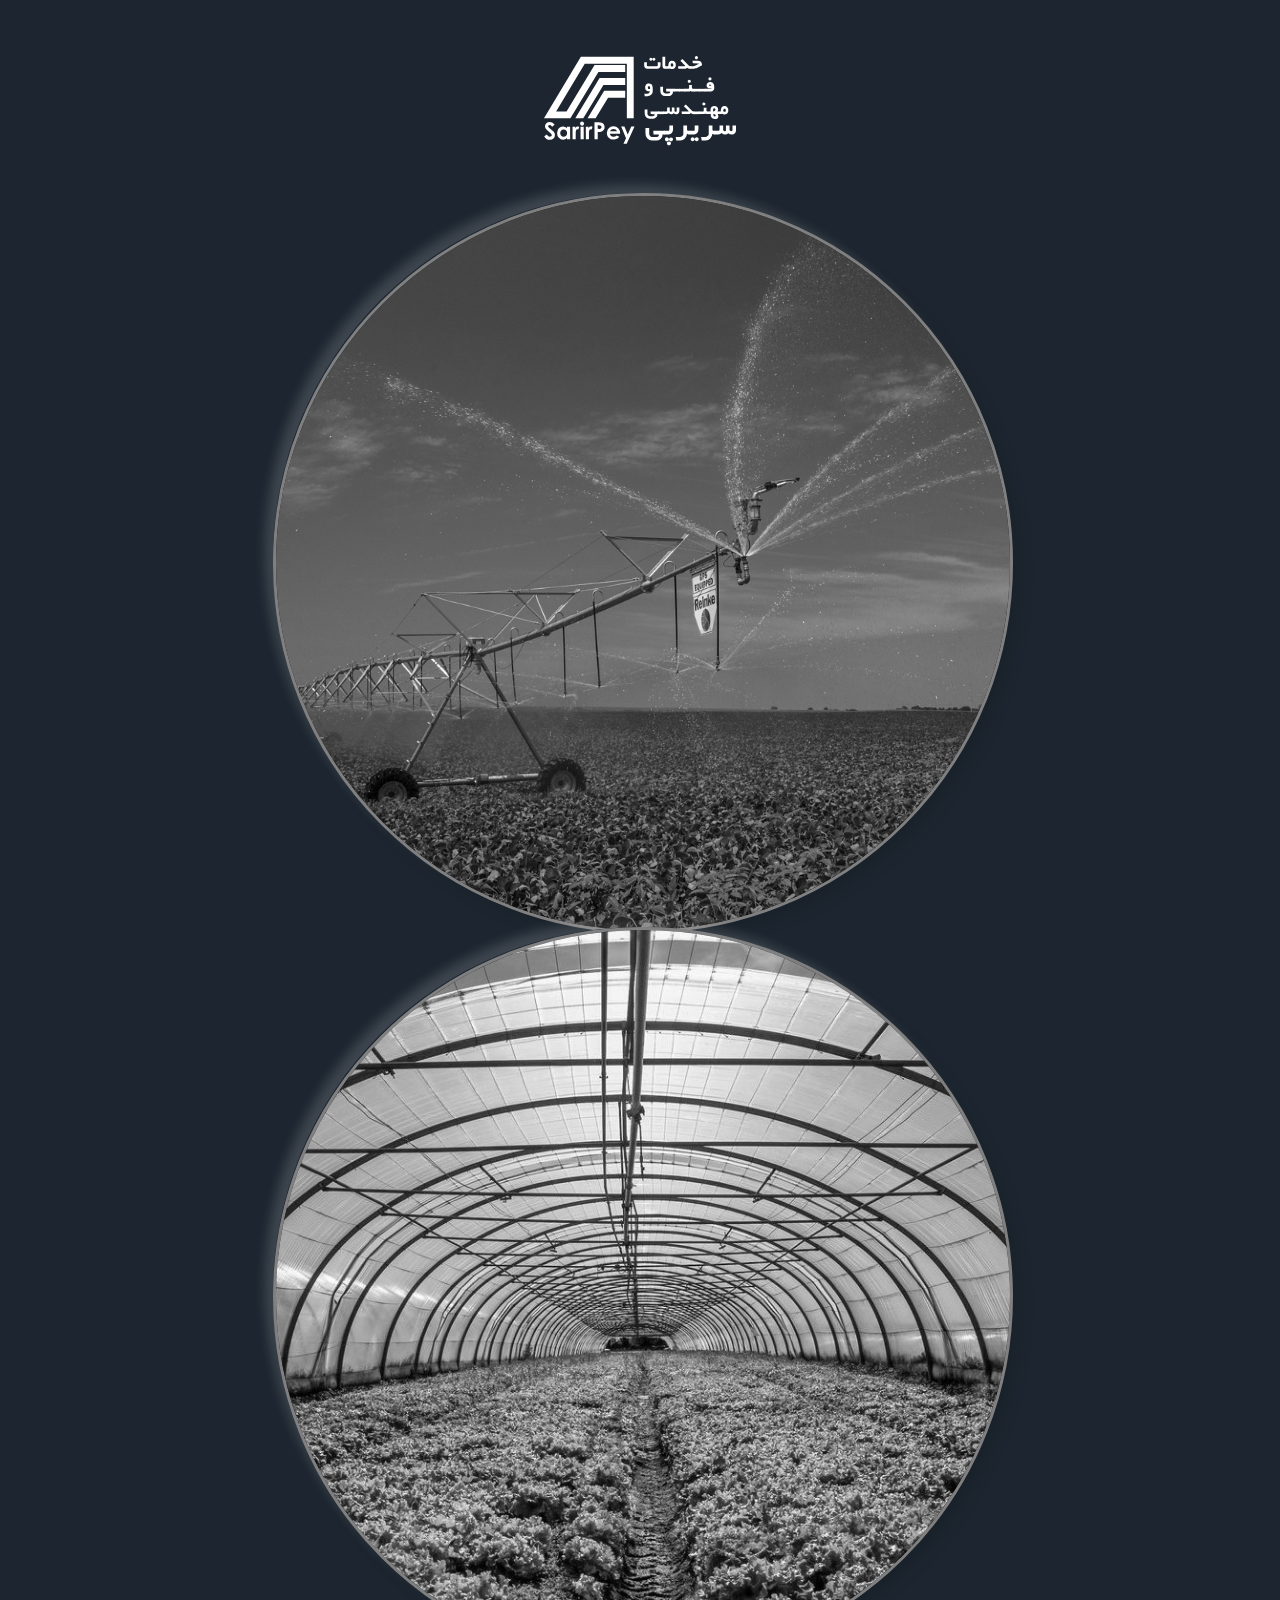
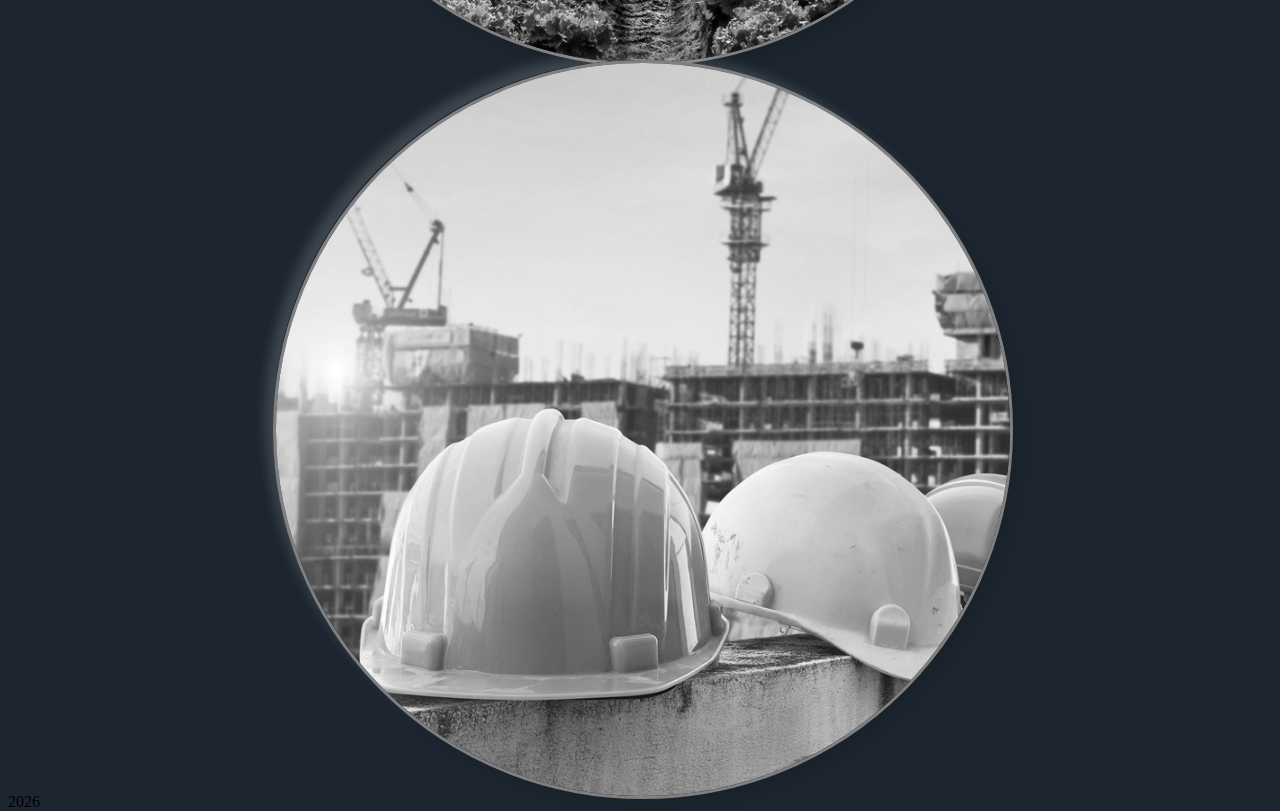
<file: index.html>
<!DOCTYPE html>
<html lang="en">

<head>
    <meta charset="UTF-8">
    <meta name="viewport" content="width=device-width, initial-scale=1.0">
    <link rel="stylesheet" href="https://stackpath.bootstrapcdn.com/bootstrap/5.0.0-alpha1/css/bootstrap.min.css"
        integrity="sha384-r4NyP46KrjDleawBgD5tp8Y7UzmLA05oM1iAEQ17CSuDqnUK2+k9luXQOfXJCJ4I" crossorigin="anonymous">
    <link rel="stylesheet" href="https://cdnjs.cloudflare.com/ajax/libs/font-awesome/4.7.0/css/font-awesome.css"
        integrity="sha512-5A8nwdMOWrSz20fDsjczgUidUBR8liPYU+WymTZP1lmY9G6Oc7HlZv156XqnsgNUzTyMefFTcsFH/tnJE/+xBg=="
        crossorigin="anonymous" />
    <link rel="stylesheet" type="text/css" href="css/style.css">
    <link href='https://cdn.fontcdn.ir/Font/Persian/Sahel/Sahel.css' rel='stylesheet' type='text/css'>
    <link href='https://cdn.fontcdn.ir/Font/Persian/Yekan/Yekan.css' rel='stylesheet' type='text/css'>
    <title>Document</title>
</head>

<body>
    <div class="container h-100">
        <div class="row">
            <header>
                <div class="startpage col-sm">
                    <svg xmlns="http://www.w3.org/2000/svg" width="8.74cm" height="4.06cm" viewBox="0 0 247.81 115.18">
                        <path
                            d="M156.29,128.38c0,.28.06.59.1.92a10.15,10.15,0,0,1-.1,1.31q0,1.5-2.38,3.66a8.25,8.25,0,0,1-5.52,2.09h-5.17a8.65,8.65,0,0,1-6.64-2.87,11.06,11.06,0,0,1-2.17-6.86v-6.44h4.81v7.53a3.75,3.75,0,0,0,1.46,3.1,5,5,0,0,0,3.26,1.09h4.33a3.81,3.81,0,0,0,2.39-.86,2.3,2.3,0,0,0,1.07-2l-.25-.37c-.74-.1-1.66-.17-2.76-.22s-2.39-.07-3.85-.07l-.39-4.54h14.78v4.54Z"
                            transform="translate(-3.46 -27.35)" fill="#65c8d0" />
                        <path
                            d="M170,122.54a6.44,6.44,0,0,1-1.6,4.09,5.31,5.31,0,0,1-4,1.75h-6v-4.54h4.09a8.7,8.7,0,0,0,1.52-.1,1.91,1.91,0,0,0,.85-.32.87.87,0,0,0,.35-.66c0-.29.05-.72.05-1.28q0-.14,0-.66c0-.34,0-.72,0-1.14s0-.88,0-1.36,0-.91,0-1.29H170Zm-5.32,12.17a2.4,2.4,0,0,1-.76,1.79,2.53,2.53,0,0,1-1.84.74,2.45,2.45,0,0,1-1.82-.74,2.48,2.48,0,0,1-.72-1.79,2.48,2.48,0,0,1,2.54-2.48,2.7,2.7,0,0,1,1,.2,2.74,2.74,0,0,1,.83.53,2.31,2.31,0,0,1,.54.8A2.38,2.38,0,0,1,164.71,134.71Zm2.63,5.29a2.44,2.44,0,0,1-.76,1.78,2.56,2.56,0,0,1-1.86.75,2.47,2.47,0,0,1-1.82-.75,2.43,2.43,0,0,1-.75-1.78,2.39,2.39,0,0,1,.75-1.77,2.52,2.52,0,0,1,1.82-.72,2.61,2.61,0,0,1,1.86.72A2.4,2.4,0,0,1,167.34,140Zm2.64-5.24a2.45,2.45,0,0,1-.75,1.79,2.52,2.52,0,0,1-1.85.75,2.41,2.41,0,0,1-1.81-.75,2.5,2.5,0,0,1-.72-1.79,2.41,2.41,0,0,1,.72-1.77,2.47,2.47,0,0,1,1.81-.72,2.57,2.57,0,0,1,1.85.72A2.36,2.36,0,0,1,170,134.76Z"
                            transform="translate(-3.46 -27.35)" fill="#65c8d0" />
                        <path
                            d="M190.48,128.38a4.36,4.36,0,0,1-2.39-.66,10,10,0,0,1-2.77,6.05,8.27,8.27,0,0,1-6.22,2.59h-4.87l-.82-4.45h5.51a4.19,4.19,0,0,0,2.92-1.3,3.31,3.31,0,0,0,1.49-2.8V117h4.76v5.29c0,1,1.23,1.52,3.69,1.52v4.54Z"
                            transform="translate(-3.46 -27.35)" fill="#65c8d0" />
                        <path
                            d="M202.76,122.54a6.44,6.44,0,0,1-1.6,4.09,5.31,5.31,0,0,1-4,1.75h-6v-4.54h4.09a8.7,8.7,0,0,0,1.52-.1,1.91,1.91,0,0,0,.85-.32.87.87,0,0,0,.35-.66c0-.29,0-.72,0-1.28q0-.14,0-.66c0-.34,0-.72,0-1.14s0-.88,0-1.36,0-.91,0-1.29h4.85Zm-4.92,12.11a2.57,2.57,0,0,1-.19,1,2.44,2.44,0,0,1-.55.79,2.59,2.59,0,0,1-.83.54,2.7,2.7,0,0,1-1,.2,2.45,2.45,0,0,1-1.82-.74,2.41,2.41,0,0,1-.72-1.75,2.46,2.46,0,0,1,.72-1.78,2.41,2.41,0,0,1,1.82-.74,2.49,2.49,0,0,1,1.84.74A2.38,2.38,0,0,1,197.84,134.65Zm5.27,0a2.34,2.34,0,0,1-.75,1.76,2.58,2.58,0,0,1-1.85.73,2.47,2.47,0,0,1-1.81-.73,2.38,2.38,0,0,1-.72-1.76,2.48,2.48,0,0,1,.72-1.79,2.41,2.41,0,0,1,1.81-.75,2.52,2.52,0,0,1,1.85.75A2.43,2.43,0,0,1,203.11,134.61Z"
                            transform="translate(-3.46 -27.35)" fill="#65c8d0" />
                        <path
                            d="M223.21,128.38a4.36,4.36,0,0,1-2.39-.66,10.07,10.07,0,0,1-2.77,6.05,8.27,8.27,0,0,1-6.22,2.59H207l-.82-4.45h5.51a4.19,4.19,0,0,0,2.92-1.3,3.33,3.33,0,0,0,1.49-2.8V117h4.76v5.29c0,1,1.22,1.52,3.69,1.52v4.54Z"
                            transform="translate(-3.46 -27.35)" fill="#65c8d0" />
                        <path
                            d="M249.85,126.94a4.82,4.82,0,0,1-4,1.73,7.09,7.09,0,0,1-4.53-1.73,6.09,6.09,0,0,1-4,1.73,6.67,6.67,0,0,1-4.51-2.22,12.15,12.15,0,0,1-2,1.36,4.93,4.93,0,0,1-2.2.57h-5v-4.54h2.62l.63,0c.71,0,1.27,0,1.67-.05a1.62,1.62,0,0,0,.93-.33,1.37,1.37,0,0,0,.46-.8,5.44,5.44,0,0,0,.12-1.23V117h4.63v5.38a1.73,1.73,0,0,0,.65,1.41,2.17,2.17,0,0,0,1.4.53c1,0,1.56-.46,1.56-1.37v-6h4.6v5.38a1.76,1.76,0,0,0,.73,1.32,2.35,2.35,0,0,0,1.55.62c1.05,0,1.57-.48,1.57-1.45V117h4.66v5.6A6.75,6.75,0,0,1,249.85,126.94Z"
                            transform="translate(-3.46 -27.35)" fill="#65c8d0" />
                        <path
                            d="M153.86,39.44a4.57,4.57,0,0,1-1.17,3,4,4,0,0,1-3,1.3h-13a4,4,0,0,1-2.92-1.3,4.58,4.58,0,0,1-1-3v-4h3.46V39a3.75,3.75,0,0,0,0,.54c0,.14.05.25.08.34.14.31.53.47,1.17.47h11.8q1,0,1-1.35V35.41h3.56Zm-10.55-8a2,2,0,0,1-.14.71,1.84,1.84,0,0,1-.41.59,1.87,1.87,0,0,1-.62.39,1.91,1.91,0,0,1-.76.15,1.83,1.83,0,0,1-1.35-.54,1.8,1.8,0,0,1-.54-1.3,1.83,1.83,0,0,1,.54-1.33,1.8,1.8,0,0,1,1.35-.55,1.86,1.86,0,0,1,1.37.55A1.81,1.81,0,0,1,143.31,31.46Zm3.92,0a1.74,1.74,0,0,1-.56,1.31,1.89,1.89,0,0,1-1.37.54,1.83,1.83,0,0,1-1.35-.54,1.76,1.76,0,0,1-.54-1.31,1.85,1.85,0,0,1,.54-1.33,1.81,1.81,0,0,1,1.35-.56,1.87,1.87,0,0,1,1.37.56A1.83,1.83,0,0,1,147.23,31.42Z"
                            transform="translate(-3.46 -27.35)" fill="#65c8d0" />
                        <path
                            d="M157.34,42.9a4.22,4.22,0,0,1-1-3.31V28.09h3.59V39.68a.55.55,0,0,0,.25.49,4.08,4.08,0,0,0,1.76.21v3.37C159.54,43.79,158,43.51,157.34,42.9Z"
                            transform="translate(-3.46 -27.35)" fill="#65c8d0" />
                        <path
                            d="M173.6,38.78a5.94,5.94,0,0,1-1.12,3.74,5.46,5.46,0,0,1-1.59,1.15,4.81,4.81,0,0,1-2.11.42,5.32,5.32,0,0,1-1.49-.22,4.81,4.81,0,0,1-1.29-.61,6.71,6.71,0,0,1-2.32.43q-.65.06-1.14.06h-1.16V40.38a8.13,8.13,0,0,0,2.48-.21l.11-1.39a6.74,6.74,0,0,1,1.14-3.8,4.68,4.68,0,0,1,3.67-1.65,4.53,4.53,0,0,1,3.63,1.76A5.62,5.62,0,0,1,173.6,38.78Zm-3.2,0q0-2.07-1.62-2.07c-1.11,0-1.68.69-1.73,2.07s.62,2,1.73,2S170.4,40.13,170.4,38.78Z"
                            transform="translate(-3.46 -27.35)" fill="#65c8d0" />
                        <path
                            d="M191.25,43.75a5,5,0,0,1-3-1.3l-.79.63a2.6,2.6,0,0,1-.69.4,3.24,3.24,0,0,1-.81.22,10,10,0,0,1-1.05,0h-8l-.44-3.37h8.37c.53,0,.8-.14.8-.41,0-.11-.23-.42-.68-.93s-1.16-1.24-2.13-2.22c-.55-.58-1.09-1.14-1.64-1.67s-1.1-1.08-1.66-1.66l2.48-2.28,7.65,7.8A4.69,4.69,0,0,0,191,40.17a3.63,3.63,0,0,0,.67.11c.32,0,.74.07,1.25.1v3.37Z"
                            transform="translate(-3.46 -27.35)" fill="#65c8d0" />
                        <path
                            d="M207.42,39c-.73.37-1.57.83-2.54,1.36s-2.14,1.16-3.53,1.89a10.55,10.55,0,0,1-2.15.92,11.07,11.07,0,0,1-2.29.46c-.86.07-2.47.11-4.83.11V40.38h3.07a7.45,7.45,0,0,0,1.2-.05,10.72,10.72,0,0,0,3.57-1.17,16.68,16.68,0,0,0,1.75-.86c.56-.32,1.15-.64,1.76-1a2.38,2.38,0,0,0-.6-.35,2.5,2.5,0,0,0-.56-.16q-3.27-.14-6.72-.11l-.45-3.38h6.65C205.53,33.33,207.42,35.23,207.42,39Zm-9.29-9.7a1.7,1.7,0,0,1,.16-.74,1.84,1.84,0,0,1,.44-.62,2.26,2.26,0,0,1,.65-.44,2.09,2.09,0,0,1,.78-.16,2,2,0,0,1,1.45.59,1.85,1.85,0,0,1,.59,1.37,1.92,1.92,0,0,1-.59,1.4,2.05,2.05,0,0,1-2.88,0A1.89,1.89,0,0,1,198.13,29.31Z"
                            transform="translate(-3.46 -27.35)" fill="#65c8d0" />
                        <path
                            d="M143.82,73a5.73,5.73,0,0,1-2.08,4.32,6.87,6.87,0,0,1-4.7,1.83l-3.6,0-.4-3.35h3.68a3.63,3.63,0,0,0,2.24-.71,2.79,2.79,0,0,0,1.33-1.91q-6.27,0-6.27-4.87a6.49,6.49,0,0,1,1-4c.74-1,2-1.53,3.86-1.53a5.11,5.11,0,0,1,2.64.6,4,4,0,0,1,1.57,1.74,12.39,12.39,0,0,1,.72,5Zm-3.48-5c0-1.23-.49-1.84-1.45-1.84a1.37,1.37,0,0,0-1.21.55,5.47,5.47,0,0,0-.17,1.45,1.53,1.53,0,0,0,.84,1.5,3.25,3.25,0,0,0,.75.13l1.24,0Z"
                            transform="translate(-3.46 -27.35)" fill="#65c8d0" />
                        <path
                            d="M169.79,73c0,.21,0,.44.07.69a7.71,7.71,0,0,1-.07,1c0,.75-.59,1.65-1.77,2.72a6.08,6.08,0,0,1-4.1,1.55h-3.84a6.42,6.42,0,0,1-4.93-2.13,8.17,8.17,0,0,1-1.61-5.1V66.91h3.57V72.5a2.77,2.77,0,0,0,1.09,2.31,3.71,3.71,0,0,0,2.42.8h3.21a2.87,2.87,0,0,0,1.78-.63,1.7,1.7,0,0,0,.79-1.5l-.18-.27c-.55-.07-1.23-.13-2.05-.16S162.39,73,161.3,73L161,69.62h11V73Z"
                            transform="translate(-3.46 -27.35)" fill="#65c8d0" />
                        <path d="M171,73V69.62h7.58V73Z" transform="translate(-3.46 -27.35)" fill="#65c8d0" />
                        <path d="M177.64,73V69.62h7.58V73Z" transform="translate(-3.46 -27.35)" fill="#65c8d0" />
                        <path
                            d="M194.52,73a3,3,0,0,1-1.92-.76,4.19,4.19,0,0,1-2.34.76h-5.88V69.62h5.48c.61,0,.91-.49.91-1.39V64.65h3.53v3.42a1.74,1.74,0,0,0,.33,1.23,11.31,11.31,0,0,0,3.7.32V73ZM188.9,59.87a1.73,1.73,0,0,1,.16-.74,1.9,1.9,0,0,1,.44-.62,2.1,2.1,0,0,1,.65-.43,1.92,1.92,0,0,1,.78-.17,2,2,0,0,1,1.45.59,1.86,1.86,0,0,1,.58,1.37,2,2,0,0,1-.58,1.41,2,2,0,0,1-1.45.59,2,2,0,0,1-1.43-.59A1.93,1.93,0,0,1,188.9,59.87Z"
                            transform="translate(-3.46 -27.35)" fill="#65c8d0" />
                        <path d="M197.33,73V69.62h7.57V73Z" transform="translate(-3.46 -27.35)" fill="#65c8d0" />
                        <path d="M204,73V69.62h7.57V73Z" transform="translate(-3.46 -27.35)" fill="#65c8d0" />
                        <path
                            d="M223.24,68.81a4,4,0,0,1-1.34,3A5,5,0,0,1,218.63,73h-7.75V69.62h7.92c.32,0,.6-.23.81-.7h-1.12a7.51,7.51,0,0,1-3.68-.67,3.64,3.64,0,0,1-1.5-3.33,4.2,4.2,0,0,1,1.27-3,4.58,4.58,0,0,1,3.3-1.22,4.72,4.72,0,0,1,4.59,2.67A12.76,12.76,0,0,1,223.24,68.81Zm-7.61-12.07a1.86,1.86,0,0,1,.16-.74,2,2,0,0,1,.44-.62,2.4,2.4,0,0,1,.65-.44,2.1,2.1,0,0,1,.79-.16,2,2,0,0,1,1.44.59,1.85,1.85,0,0,1,.59,1.37,2,2,0,0,1-2,2,2,2,0,0,1-1.44-.59A1.89,1.89,0,0,1,215.63,56.74Zm3.77,8.89a1.48,1.48,0,0,0-.52-1.12,1.8,1.8,0,0,0-1.26-.48c-.68,0-1,.3-1,.89a.84.84,0,0,0,.18.61,7.94,7.94,0,0,0,1.58.1Z"
                            transform="translate(-3.46 -27.35)" fill="#65c8d0" />
                        <path
                            d="M149.66,102.24c0,.21,0,.44.07.68a8,8,0,0,1-.07,1c0,.74-.59,1.64-1.77,2.71a6.09,6.09,0,0,1-4.1,1.56H140A6.44,6.44,0,0,1,135,106a8.28,8.28,0,0,1-1.61-5.1V96.15H137v5.59a2.79,2.79,0,0,0,1.08,2.31,3.71,3.71,0,0,0,2.43.81h3.21a2.82,2.82,0,0,0,1.78-.64,1.68,1.68,0,0,0,.79-1.49l-.18-.28c-.55-.07-1.24-.12-2.05-.16s-1.78-.05-2.87-.05l-.28-3.38h11v3.38Z"
                            transform="translate(-3.46 -27.35)" fill="#65c8d0" />
                        <path d="M150.86,102.24V98.86h7.58v3.38Z" transform="translate(-3.46 -27.35)" fill="#65c8d0" />
                        <path
                            d="M177.19,101.17a3.58,3.58,0,0,1-3,1.28,5.23,5.23,0,0,1-3.37-1.28,4.49,4.49,0,0,1-3,1.28,5,5,0,0,1-3.35-1.64,8.47,8.47,0,0,1-1.52,1,3.64,3.64,0,0,1-1.63.43H157.6V98.86H160c.54,0,1,0,1.24,0a1.19,1.19,0,0,0,.7-.24,1,1,0,0,0,.34-.6,4,4,0,0,0,.09-.92V93.81h3.44v4a1.28,1.28,0,0,0,.48,1,1.6,1.6,0,0,0,1,.39c.77,0,1.16-.33,1.16-1V93.81h3.42v4a1.32,1.32,0,0,0,.54,1,1.78,1.78,0,0,0,1.15.45q1.17,0,1.17-1.08V93.81h3.46V98A5.06,5.06,0,0,1,177.19,101.17Z"
                            transform="translate(-3.46 -27.35)" fill="#65c8d0" />
                        <path
                            d="M195.84,102.24a5.06,5.06,0,0,1-3-1.3l-.8.62a2.63,2.63,0,0,1-.69.41,3.26,3.26,0,0,1-.8.21,7.69,7.69,0,0,1-1.06.06h-8.05L181,98.86h8.37c.54,0,.8-.13.8-.4,0-.12-.22-.43-.68-.93s-1.16-1.24-2.13-2.23c-.54-.58-1.09-1.13-1.64-1.66S184.6,92.55,184,92l2.48-2.28,7.66,7.81a4.37,4.37,0,0,0,1.38,1.15,2.59,2.59,0,0,0,.66.12l1.26.09v3.38Z"
                            transform="translate(-3.46 -27.35)" fill="#65c8d0" />
                        <path d="M196.52,102.24V98.86h7.57v3.38Z" transform="translate(-3.46 -27.35)" fill="#65c8d0" />
                        <path
                            d="M213.39,102.24a3.07,3.07,0,0,1-1.92-.77,4.21,4.21,0,0,1-2.34.77h-5.87V98.86h5.47c.61,0,.92-.49.92-1.38V93.89h3.53v3.42a1.69,1.69,0,0,0,.33,1.24,11.44,11.44,0,0,0,3.7.31v3.38Zm-5.62-13.13a1.76,1.76,0,0,1,.16-.74,2.06,2.06,0,0,1,.44-.62,2.37,2.37,0,0,1,.65-.43,1.92,1.92,0,0,1,.79-.16,2,2,0,0,1,1.44.58,1.89,1.89,0,0,1,.59,1.37,1.93,1.93,0,0,1-.59,1.41,2,2,0,0,1-1.44.59,2,2,0,0,1-1.44-.59A1.9,1.9,0,0,1,207.77,89.11Z"
                            transform="translate(-3.46 -27.35)" fill="#65c8d0" />
                        <path
                            d="M227.53,102.24a5.06,5.06,0,0,1,1,2.92q-.12,3.27-4.31,3.43a6.65,6.65,0,0,1-4-1.48,4.6,4.6,0,0,1-.43-.46,6.71,6.71,0,0,1-.45-.57,2.89,2.89,0,0,1-.41-.88,5.17,5.17,0,0,1-.19-.83l0-2.13h-2.19V98.86h1.86c0-.62,0-1.1,0-1.43s0-.56,0-.7q0-4.91,5.13-5.12a5.5,5.5,0,0,1,3.42,1.32,4.35,4.35,0,0,1,1.23,3.2,4.71,4.71,0,0,1-.89,2.73h2.46v3.38Zm-2.74-6.11q0-1-1.26-1.32c-1.34-.13-1.93.8-1.76,2.77,0,0,0,.44.07,1.24a2.56,2.56,0,0,0,1.07-.25,4,4,0,0,0,1-.61,3.22,3.22,0,0,0,.66-.83A2.15,2.15,0,0,0,224.79,96.13Zm.39,8.3a2,2,0,0,0-1.09-1.7,2.2,2.2,0,0,0-1-.49,4.9,4.9,0,0,0-1.06-.11c0,2.17.6,3.26,1.9,3.26C224.76,105.39,225.18,105.07,225.18,104.43Z"
                            transform="translate(-3.46 -27.35)" fill="#65c8d0" />
                        <path
                            d="M241.35,97.27a5.91,5.91,0,0,1-1.12,3.73,5.5,5.5,0,0,1-1.59,1.16,4.78,4.78,0,0,1-2.11.41,5,5,0,0,1-1.49-.22,4.8,4.8,0,0,1-1.29-.61,6.48,6.48,0,0,1-2.32.43c-.43,0-.81.07-1.14.07h-1.15V98.86a8.22,8.22,0,0,0,2.48-.21l.1-1.38a6.88,6.88,0,0,1,1.14-3.8,4.68,4.68,0,0,1,3.67-1.65,4.51,4.51,0,0,1,3.63,1.76A5.53,5.53,0,0,1,241.35,97.27Zm-3.2,0c0-1.39-.54-2.08-1.62-2.08s-1.68.69-1.73,2.08.63,2,1.73,2S238.15,98.61,238.15,97.27Z"
                            transform="translate(-3.46 -27.35)" fill="#65c8d0" />
                        <path
                            d="M17.12,115.9,14,118.65c-1.1-1.51-2.21-2.26-3.33-2.26a2.05,2.05,0,0,0-1.35.45,1.28,1.28,0,0,0-.52,1,1.72,1.72,0,0,0,.38,1,28.54,28.54,0,0,0,3.08,2.81c1.6,1.33,2.57,2.17,2.91,2.51A8.72,8.72,0,0,1,17,126.65a6.22,6.22,0,0,1,.55,2.56,5.88,5.88,0,0,1-1.86,4.48,6.81,6.81,0,0,1-4.86,1.78,7.26,7.26,0,0,1-4.1-1.13,9.26,9.26,0,0,1-3-3.61l3.51-2.13c1.07,1.94,2.29,2.9,3.66,2.9a2.74,2.74,0,0,0,1.81-.64,1.86,1.86,0,0,0,.73-1.45,2.47,2.47,0,0,0-.56-1.49,15.75,15.75,0,0,0-2.45-2.28,24.81,24.81,0,0,1-4.66-4.5A5.8,5.8,0,0,1,4.73,118,5.22,5.22,0,0,1,6.46,114a6.08,6.08,0,0,1,4.29-1.65,6.64,6.64,0,0,1,3.14.75A11.33,11.33,0,0,1,17.12,115.9Z"
                            transform="translate(-3.46 -27.35)" fill="#65c8d0" />
                        <path
                            d="M33.06,118.57h4.08l.06,16.25-4.07,0v-1.72a8,8,0,0,1-2.39,1.65,7,7,0,0,1-2.6.51,7.28,7.28,0,0,1-5.46-2.42,8.54,8.54,0,0,1-2.32-6.07,8.72,8.72,0,0,1,2.2-6.18,7,7,0,0,1,5.39-2.42,6.72,6.72,0,0,1,2.75.54,7.41,7.41,0,0,1,2.38,1.65Zm-4.27,3.37a4.09,4.09,0,0,0-3.14,1.35,4.84,4.84,0,0,0-1.24,3.43,4.9,4.9,0,0,0,1.29,3.46,4.15,4.15,0,0,0,3.14,1.35A4.23,4.23,0,0,0,32,130.18a4.89,4.89,0,0,0,1.25-3.51A4.71,4.71,0,0,0,32,123.24,4.22,4.22,0,0,0,28.79,121.94Z"
                            transform="translate(-3.46 -27.35)" fill="#65c8d0" />
                        <path
                            d="M40.3,118.54h3.5v2a4.37,4.37,0,0,1,1.5-1.85,3.62,3.62,0,0,1,2.06-.63,3.79,3.79,0,0,1,1.66.41L47.77,122a2.76,2.76,0,0,0-1.18-.36A1.86,1.86,0,0,0,45,122.84a10.69,10.69,0,0,0-.63,4.58v.79l0,6.57-4.05,0Z"
                            transform="translate(-3.46 -27.35)" fill="#65c8d0" />
                        <path
                            d="M52.61,111.8a2.51,2.51,0,0,1,1.84.77,2.67,2.67,0,0,1,0,3.74,2.45,2.45,0,0,1-1.82.78,2.54,2.54,0,0,1-1.86-.78,2.61,2.61,0,0,1-.77-1.9,2.59,2.59,0,0,1,2.58-2.61Zm-2,6.7h4.08l.06,16.25-4.08,0Z"
                            transform="translate(-3.46 -27.35)" fill="#65c8d0" />
                        <path
                            d="M57.42,118.48l3.5,0v2.05a4.44,4.44,0,0,1,1.5-1.85,3.62,3.62,0,0,1,2.06-.63,3.79,3.79,0,0,1,1.66.41L64.89,122a2.76,2.76,0,0,0-1.18-.36,1.9,1.9,0,0,0-1.58,1.17,10.69,10.69,0,0,0-.63,4.58v.79l0,6.57-4,0Z"
                            transform="translate(-3.46 -27.35)" fill="#65c8d0" />
                        <path
                            d="M68.58,112.71l4.43,0a14.85,14.85,0,0,1,5.2.64,5.33,5.33,0,0,1,2.52,2.15,6.71,6.71,0,0,1,.93,3.56,5.91,5.91,0,0,1-1.19,3.82A6.22,6.22,0,0,1,77.22,125a19.08,19.08,0,0,1-4.41.36l0,9.31H68.67Zm4.21,8.57h1.33A7.31,7.31,0,0,0,76.3,121a1.93,1.93,0,0,0,1-.74,2.17,2.17,0,0,0,.35-1.26,2,2,0,0,0-1-1.85,5.55,5.55,0,0,0-2.66-.42H72.78Z"
                            transform="translate(-3.46 -27.35)" fill="#65c8d0" />
                        <path
                            d="M101.62,127.6l-13.1.06a4.43,4.43,0,0,0,1.53,2.75,4.76,4.76,0,0,0,3.15,1,5.46,5.46,0,0,0,3.92-1.62l3.44,1.6a8,8,0,0,1-3.06,2.71,9.53,9.53,0,0,1-4.26.89A8.42,8.42,0,0,1,87,132.62a8.24,8.24,0,0,1-2.43-6A8.44,8.44,0,0,1,87,120.4a8,8,0,0,1,6-2.49,8.35,8.35,0,0,1,6.25,2.44,8.92,8.92,0,0,1,2.44,6.48Zm-4.09-3.19a4.11,4.11,0,0,0-1.6-2.21,4.69,4.69,0,0,0-2.76-.84,4.91,4.91,0,0,0-3,1,5.27,5.27,0,0,0-1.49,2.12Z"
                            transform="translate(-3.46 -27.35)" fill="#65c8d0" />
                        <path d="M103.08,118.29h4.17l4.26,10.18,4.62-10.22,4.18,0-10.09,22.24-4.21,0,3.31-7.17Z"
                            transform="translate(-3.46 -27.35)" fill="#65c8d0" />
                        <polygon
                            points="115.77 0.92 115.77 80.26 106.93 80.26 106.93 9.76 52.61 9.76 15.62 71.41 29.07 71.41 65.26 11.58 104.8 11.58 104.8 20.42 70.24 20.42 34.06 80.26 0 80.26 47.6 0.92 115.77 0.92"
                            fill="#65c8d0" />
                        <polygon
                            points="104.8 44.79 104.8 53.64 82.69 53.64 66.59 80.26 56.26 80.26 77.7 44.79 104.8 44.79"
                            fill="#65c8d0" />
                        <polygon
                            points="104.8 28.4 104.8 37.24 76.7 37.24 73.24 42.97 50.69 80.26 40.36 80.26 68.25 34.13 71.72 28.4 104.8 28.4"
                            fill="#65c8d0" /></svg>
                </div>
            </header>
        </div>
        <div class="row gx-0">
            <!-- IMG1 -------------------------------------------------->
            <div class="startpage col-sm py-5 gy-5 gx-0">
                <div class="box" id="bluebox">
                    <div class="imgBx">
                        <img class="watercolor" src="img/img1.jpg" alt="">
                    </div>

                    <div class="content">
                        <h2 class="h2watercolor">آب</h2>
                    </div>

                    <div class="content1">
                        <a href="#meaningful" class="button" role="button">
                            <span><svg xmlns="http://www.w3.org/2000/svg" xmlns:xlink="http://www.w3.org/1999/xlink"
                                    version="1.1" x="0px" y="0px" viewBox="0 0 8 10" enable-background="new 0 0 8 8"
                                    xml:space="preserve">
                                    <path fill-rule="evenodd" clip-rule="evenodd"
                                        d="M7,8H1C0.448,8,0,7.553,0,7V1c0-0.552,0.448-1,1-1h3v1H1.25  C1.112,1,1,1.112,1,1.25v5.5C1,6.888,1.112,7,1.25,7h5.5C6.888,7,7,6.888,7,6.75V5.5c0.573-0.573,1-1,1-1V7C8,7.553,7.553,8,7,8z   M5.643,4.891C5.64,4.894,5.636,4.893,5.633,4.895C5.565,4.959,5.476,5,5.375,5C5.168,5,5,4.832,5,4.625V3.604  C3.878,3.762,2.904,4.698,2.304,5.917c0-0.007,0-0.01-0.002-0.007C2.271,5.965,2.222,6,2.167,6C2.075,6,2,5.903,2,5.783  c0-2.228,1.294-4.071,3-4.46V0.375C5,0.168,5.168,0,5.375,0C5.484,0,5.58,0.048,5.648,0.123c0.67,0.575,2.1,1.86,2.1,1.86  c0.332,0.285,0.332,0.748,0,1.033C7.748,3.016,6.3,4.327,5.643,4.891z" />
                                    <text x="0" y="23" fill="#000000" font-size="5px" font-weight="bold"
                                        font-family="'Helvetica Neue', Helvetica, Arial-Unicode, Arial, Sans-serif">Created
                                        by Muhamad Ulum</text><text x="0" y="28" fill="#000000" font-size="5px"
                                        font-weight="bold"
                                        font-family="'Helvetica Neue', Helvetica, Arial-Unicode, Arial, Sans-serif">from
                                        the Noun Project</text></svg></span>
                        </a>
                    </div>
                </div>
            </div>


            <!-- IMG2 -------------------------------------------------->
            <div class="startpage col-sm py-5 gy-5">
                <div class="box" id="greenbox">
                    <div class="imgBx">
                        <img class="greencolor" src="img/img2.jpg" alt="">
                    </div>

                    <div class="content">
                        <h2 class="h2greencolor">گلخانه</h2>
                    </div>

                    <div class="content1">
                        <a href="#meaningful" class="button" role="button">
                            <span><svg xmlns="http://www.w3.org/2000/svg" xmlns:xlink="http://www.w3.org/1999/xlink"
                                    version="1.1" x="0px" y="0px" viewBox="0 0 8 10" enable-background="new 0 0 8 8"
                                    xml:space="preserve">
                                    <path fill-rule="evenodd" clip-rule="evenodd"
                                        d="M7,8H1C0.448,8,0,7.553,0,7V1c0-0.552,0.448-1,1-1h3v1H1.25  C1.112,1,1,1.112,1,1.25v5.5C1,6.888,1.112,7,1.25,7h5.5C6.888,7,7,6.888,7,6.75V5.5c0.573-0.573,1-1,1-1V7C8,7.553,7.553,8,7,8z   M5.643,4.891C5.64,4.894,5.636,4.893,5.633,4.895C5.565,4.959,5.476,5,5.375,5C5.168,5,5,4.832,5,4.625V3.604  C3.878,3.762,2.904,4.698,2.304,5.917c0-0.007,0-0.01-0.002-0.007C2.271,5.965,2.222,6,2.167,6C2.075,6,2,5.903,2,5.783  c0-2.228,1.294-4.071,3-4.46V0.375C5,0.168,5.168,0,5.375,0C5.484,0,5.58,0.048,5.648,0.123c0.67,0.575,2.1,1.86,2.1,1.86  c0.332,0.285,0.332,0.748,0,1.033C7.748,3.016,6.3,4.327,5.643,4.891z" />
                                    <text x="0" y="23" fill="#000000" font-size="5px" font-weight="bold"
                                        font-family="'Helvetica Neue', Helvetica, Arial-Unicode, Arial, Sans-serif">Created
                                        by Muhamad Ulum</text><text x="0" y="28" fill="#000000" font-size="5px"
                                        font-weight="bold"
                                        font-family="'Helvetica Neue', Helvetica, Arial-Unicode, Arial, Sans-serif">from
                                        the Noun Project</text></svg></span>
                        </a>
                    </div>
                </div>
            </div>


            <!-- IMG3 ------------------------------------------------->
            <div class="startpage col-sm py-5 gy-5">
                <div class="box" id="yellowbox">
                    <div class="imgBx">
                        <img class="constcolor" src="img/img3.jpg" alt="">
                    </div>

                    <div class="content">
                        <h2 class="h2constcolor">عمران</h2>
                    </div>

                    <div class="content1">
                        <a href="#meaningful" class="button" role="button">
                            <span><svg xmlns="http://www.w3.org/2000/svg" xmlns:xlink="http://www.w3.org/1999/xlink"
                                    version="1.1" x="0px" y="0px" viewBox="0 0 8 10" enable-background="new 0 0 8 8"
                                    xml:space="preserve">
                                    <path fill-rule="evenodd" clip-rule="evenodd"
                                        d="M7,8H1C0.448,8,0,7.553,0,7V1c0-0.552,0.448-1,1-1h3v1H1.25  C1.112,1,1,1.112,1,1.25v5.5C1,6.888,1.112,7,1.25,7h5.5C6.888,7,7,6.888,7,6.75V5.5c0.573-0.573,1-1,1-1V7C8,7.553,7.553,8,7,8z   M5.643,4.891C5.64,4.894,5.636,4.893,5.633,4.895C5.565,4.959,5.476,5,5.375,5C5.168,5,5,4.832,5,4.625V3.604  C3.878,3.762,2.904,4.698,2.304,5.917c0-0.007,0-0.01-0.002-0.007C2.271,5.965,2.222,6,2.167,6C2.075,6,2,5.903,2,5.783  c0-2.228,1.294-4.071,3-4.46V0.375C5,0.168,5.168,0,5.375,0C5.484,0,5.58,0.048,5.648,0.123c0.67,0.575,2.1,1.86,2.1,1.86  c0.332,0.285,0.332,0.748,0,1.033C7.748,3.016,6.3,4.327,5.643,4.891z" />
                                    <text x="0" y="23" fill="#000000" font-size="5px" font-weight="bold"
                                        font-family="'Helvetica Neue', Helvetica, Arial-Unicode, Arial, Sans-serif">Created
                                        by Muhamad Ulum</text><text x="0" y="28" fill="#000000" font-size="5px"
                                        font-weight="bold"
                                        font-family="'Helvetica Neue', Helvetica, Arial-Unicode, Arial, Sans-serif">from
                                        the Noun Project</text></svg></span>
                        </a>
                    </div>
                </div>
            </div>
        </div>

    </div>
    <div>
        <script>document.write(new Date().getFullYear());</script>
    </div>

</body>

</html>
</file>
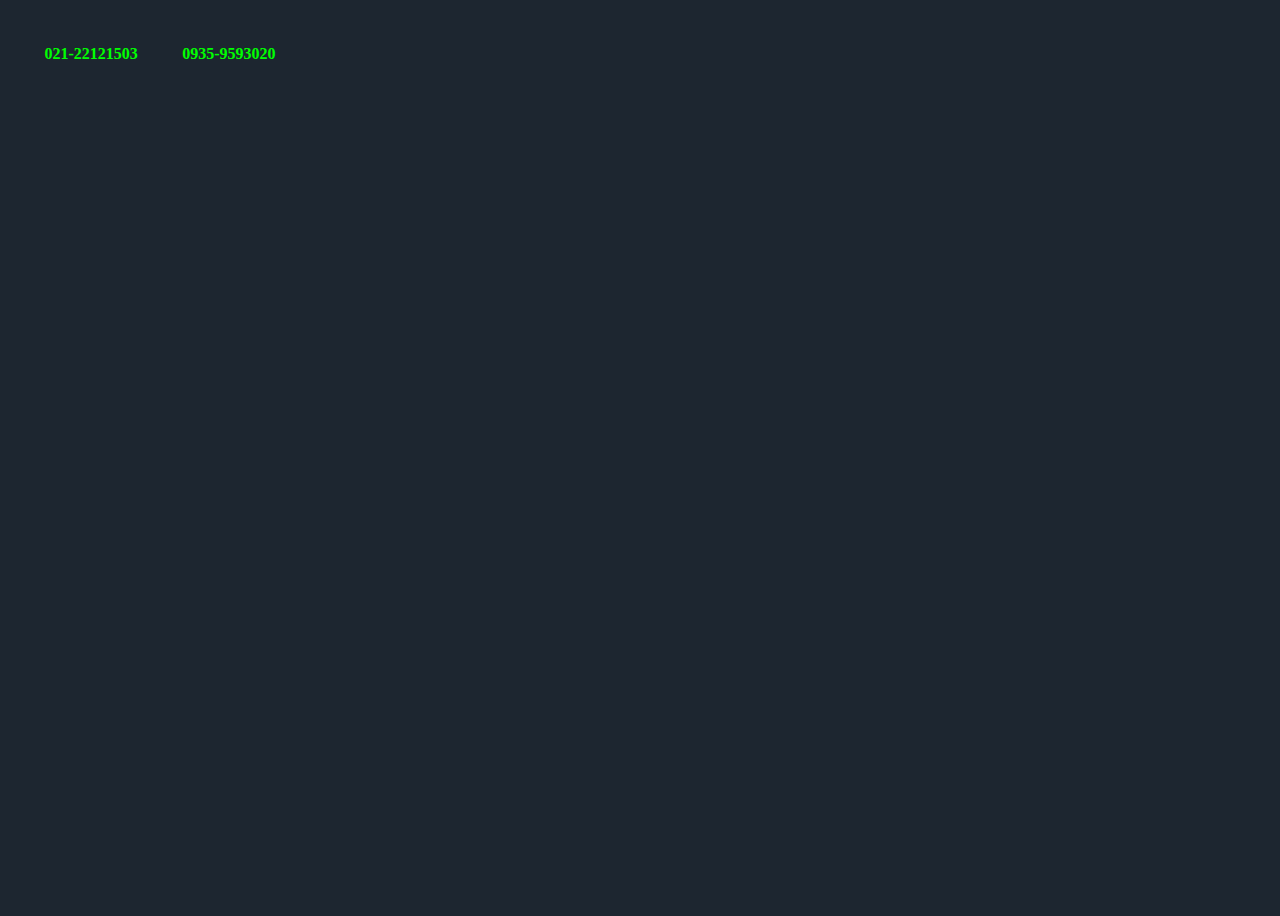
<file: topheader.html>
<!DOCTYPE html>
<html lang="en">

<head>
    <meta charset="UTF-8">
    <meta name="viewport" content="width=device-width, initial-scale=1.0">
    <link rel="stylesheet" href="https://stackpath.bootstrapcdn.com/bootstrap/5.0.0-alpha1/css/bootstrap.min.css"
        integrity="sha384-r4NyP46KrjDleawBgD5tp8Y7UzmLA05oM1iAEQ17CSuDqnUK2+k9luXQOfXJCJ4I" crossorigin="anonymous">
    <link rel="stylesheet" href="https://cdnjs.cloudflare.com/ajax/libs/font-awesome/4.7.0/css/font-awesome.css"
        integrity="sha512-5A8nwdMOWrSz20fDsjczgUidUBR8liPYU+WymTZP1lmY9G6Oc7HlZv156XqnsgNUzTyMefFTcsFH/tnJE/+xBg=="
        crossorigin="anonymous" />
    <link rel="stylesheet" type="text/css" href="css/style.css">
    <link href='https://cdn.fontcdn.ir/Font/Persian/Sahel/Sahel.css' rel='stylesheet' type='text/css'>
    <link href='https://cdn.fontcdn.ir/Font/Persian/Yekan/Yekan.css' rel='stylesheet' type='text/css'>
    <link rel="stylesheet" href="https://stackpath.bootstrapcdn.com/font-awesome/4.7.0/css/font-awesome.min.css"
        integrity="sha384-wvfXpqpZZVQGK6TAh5PVlGOfQNHSoD2xbE+QkPxCAFlNEevoEH3Sl0sibVcOQVnN" crossorigin="anonymous">
    <title>top header</title>
</head>

<body>
    <span id="tphdrphonegreen"><i class="fas fa-phone"></i>
        <h6>021-22121503</h6><i class="fab fa-whatsapp"></i><h6>0935-9593020</h6>
    </span>

</body>

</html>
</file>
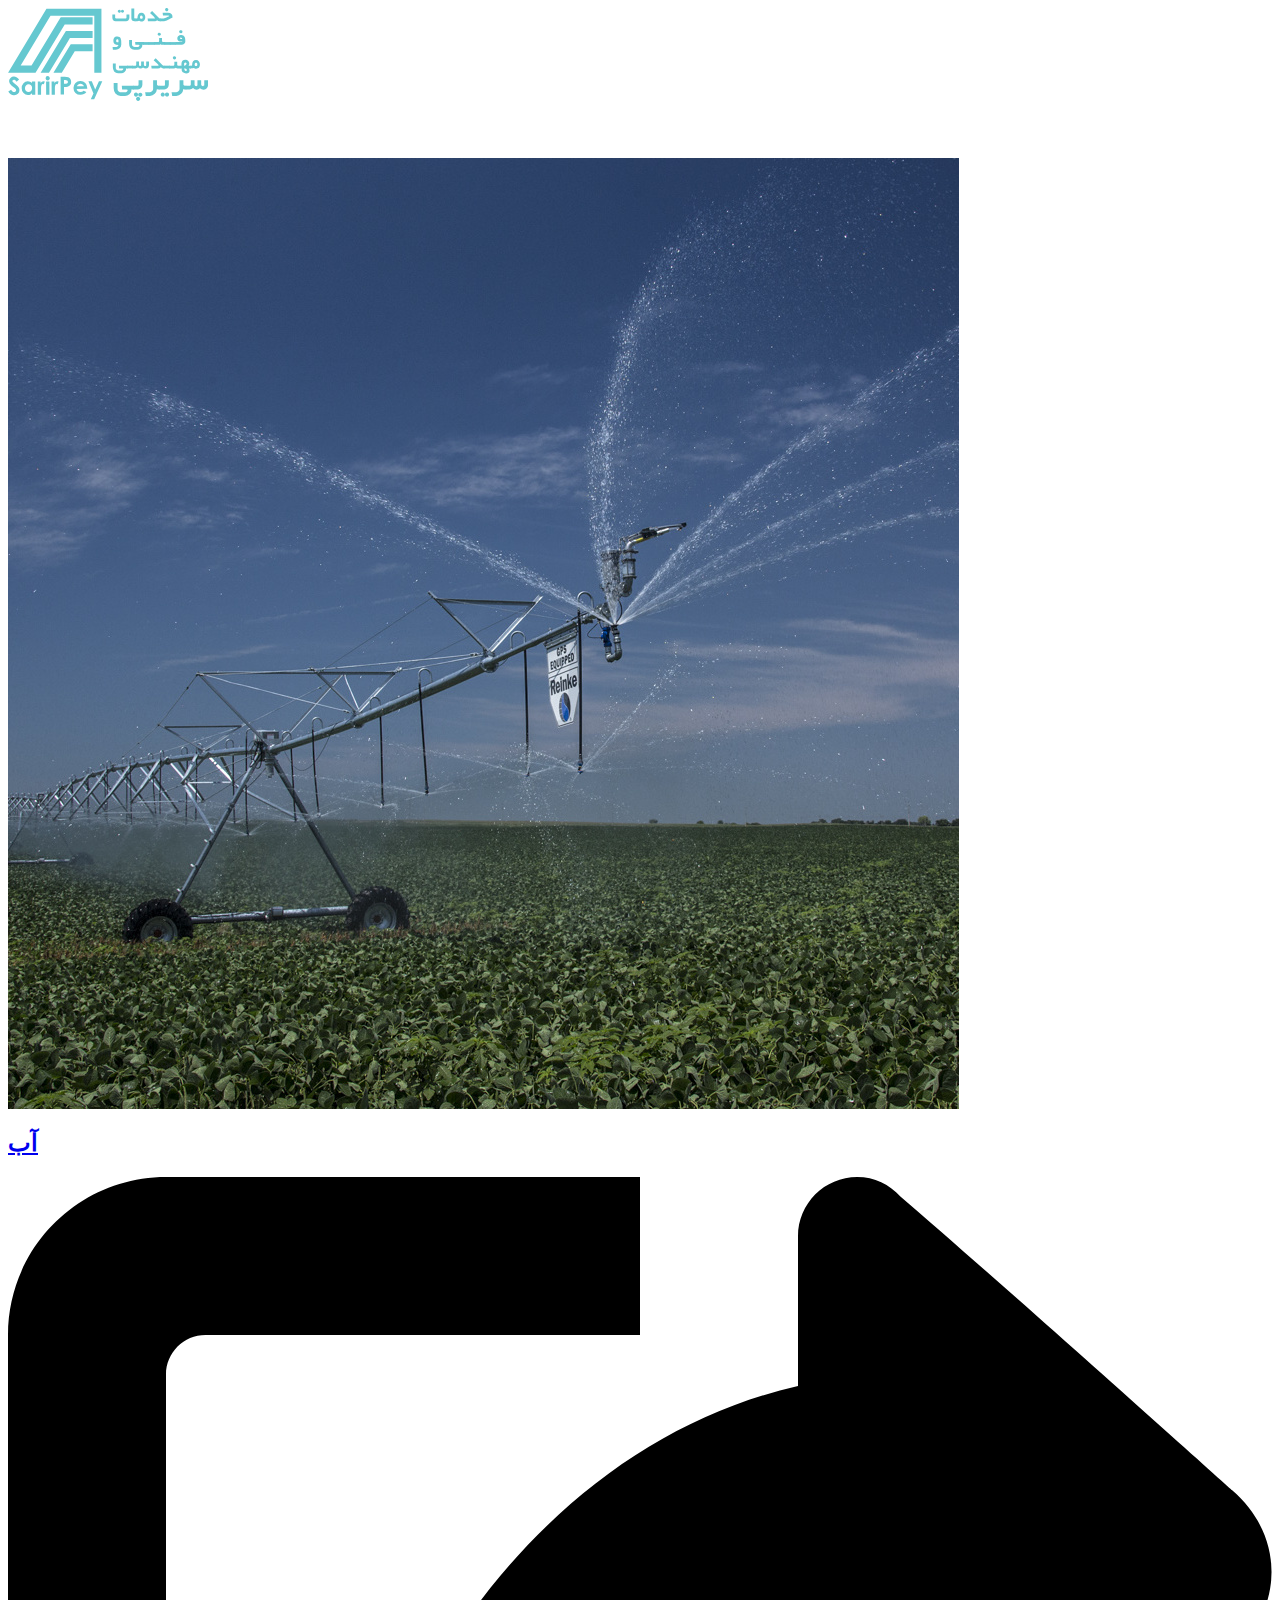
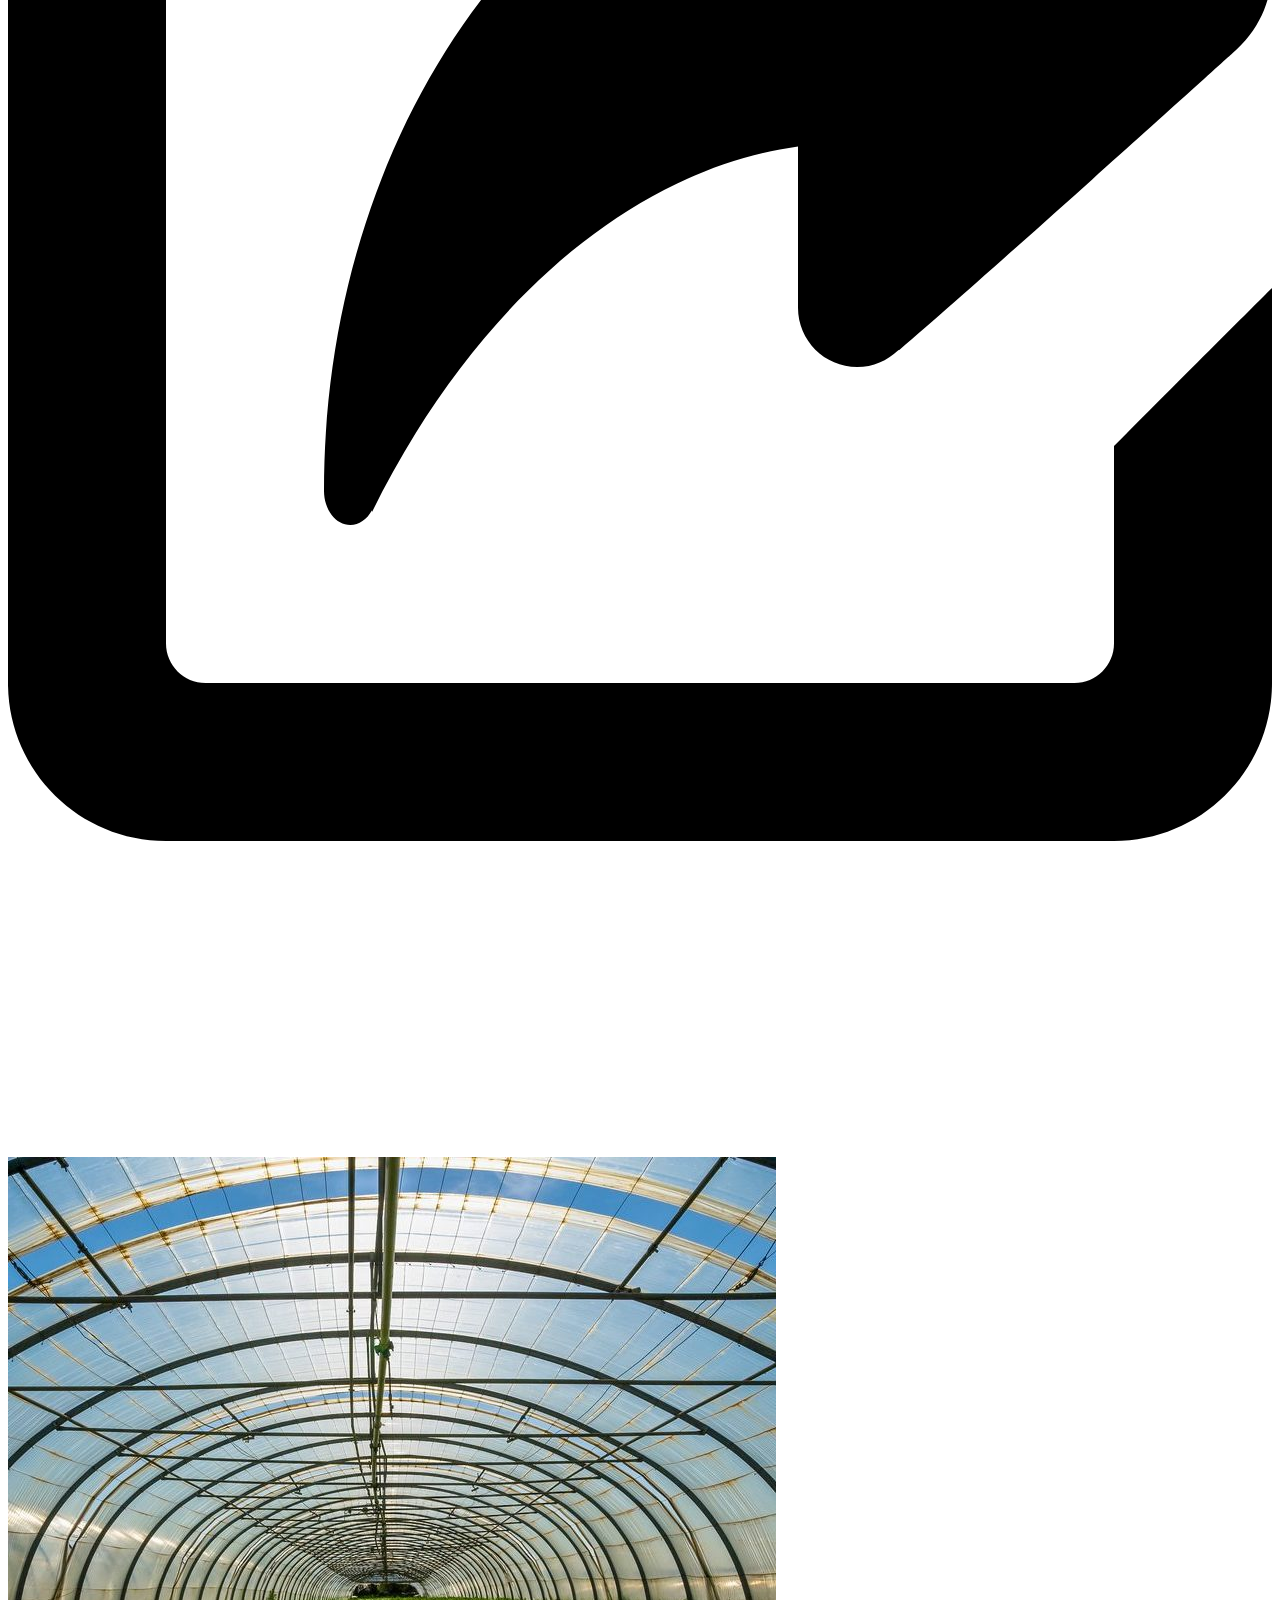
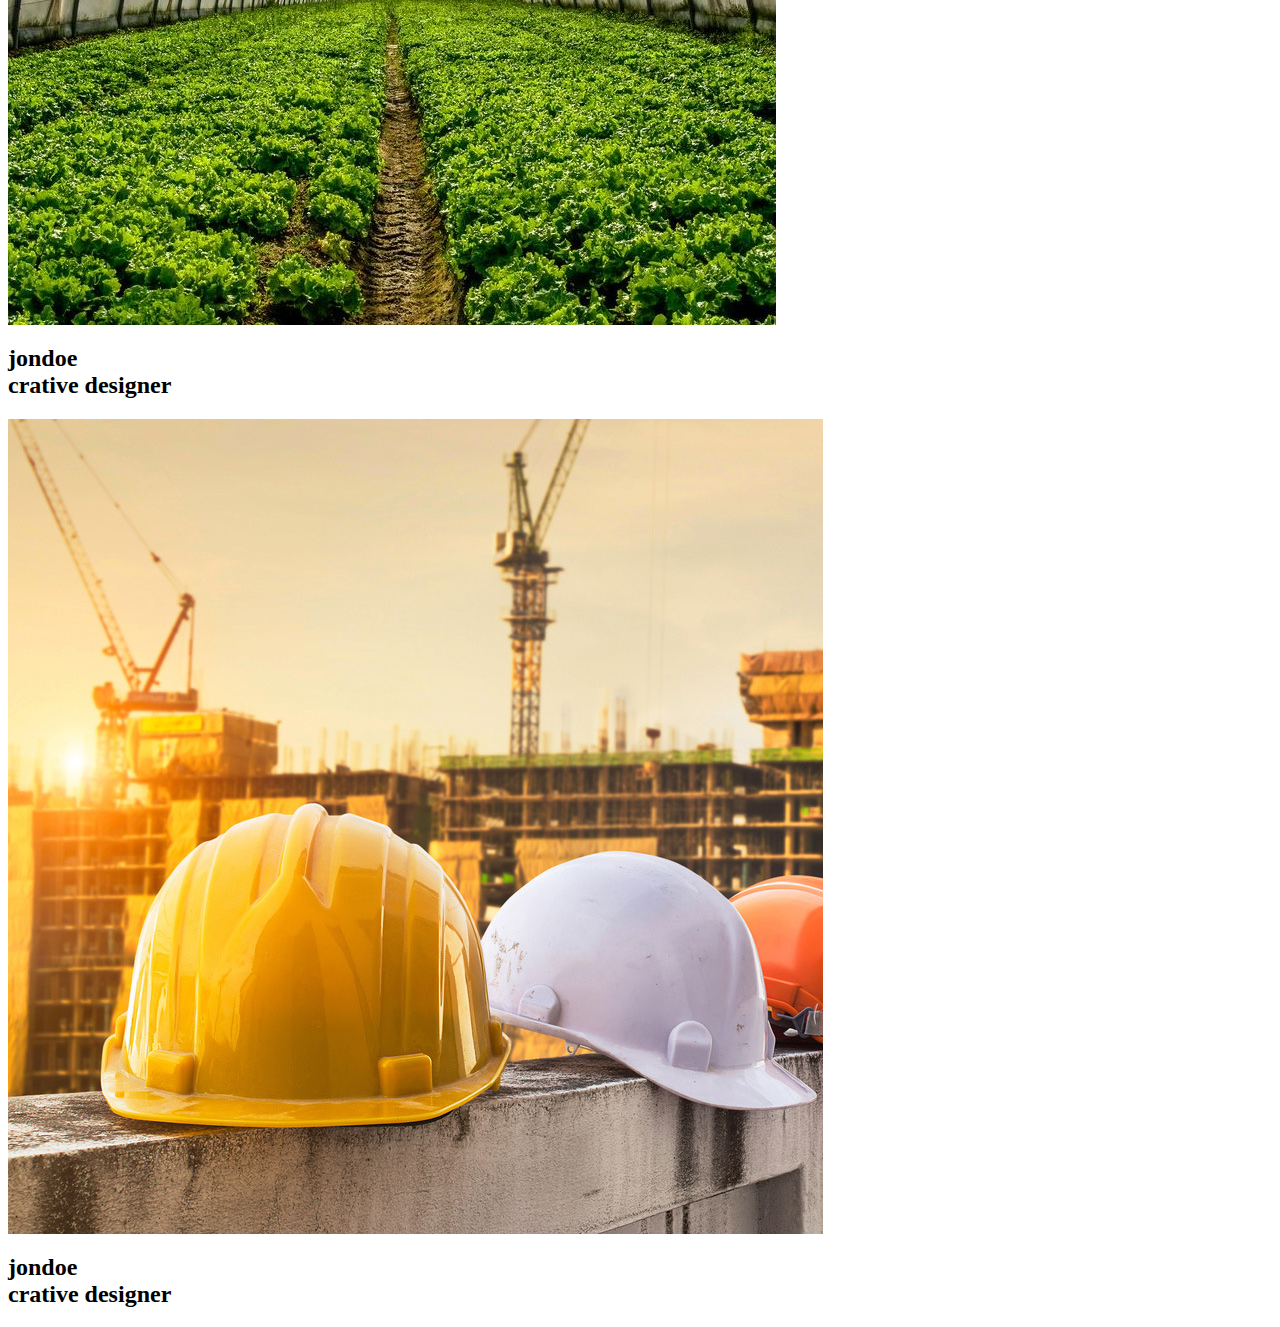
<file: welcome-body-draft.html>
<body>
    <div class="container-fluid"></div>
    <header>
        <div class="row">
            <div class="col">
                <svg class="welcomelogo">
                    <image href="/img/logo.svg" width="200" /></svg>
                <!-- <img src="/img/logo.svg" alt="" class="welcomelogo"> -->
            </div>
        </div>
    </header>

    <!-- IMG1 -------------------------------------------------->
    <div class="row">
        <div class="col-sm g-3">
            <div class="box">
                <div class="imgBx">
                    <img class="watercolor" src="img/img1.jpg" alt="">
                </div>


                <a href="#meaningful" class="button" role="button">
                    <h2>آب</h2><span><img src="/img/goto.svg" alt=""></span>
                </a>
                <!-- <div class="content">
                            <h2>jondoe <br><span>crative designer</span></h2>
                        </div> -->
            </div>
        </div>


        <!-- IMG2 ------------------------------------------->
        <div class="col-sm g-3">
            <div class="box">
                <div class="imgBx">
                    <img class="greencolor" src="img/img2.jpg" alt="">
                </div>

                <div class="content">
                    <h2>jondoe <br><span>crative designer</span></h2>
                </div>
            </div>
        </div>


        <!-- IMG3 ------------------------------------------------->
        <div class="col-sm g-3">
            <div class="box">
                <div class="imgBx">
                    <img class="constcolor" src="img/img3.jpg" alt="">
                </div>

                <div class="content">
                    <h2>jondoe <br><span>crative designer</span></h2>
                </div>
            </div>
        </div>
    </div>

</body>
</file>
<file: css/style.css>
/* KEYFRAMES */
@font-face {
  font-family: 'Yekan';
  src: url("https://cdn.fontcdn.ir/Font/Persian/Yekan/Yekan-Bold.eot");
  src: url("https://cdn.fontcdn.ir/Font/Persian/Yekan/Yekan-Bold.eot?#iefix") format("embedded-opentype"), url("https://cdn.fontcdn.ir/Font/Persian/Yekan/Yekan-Bold.woff") format("woff"), url("https://cdn.fontcdn.ir/Font/Persian/Yekan/Yekan-Bold.ttf") format("truetype");
  font-weight: bold; }

body {
  background-color: #1d2630;
  font-family: Yekan;
  height: 100vh;
  flex-wrap: wrap; }

header svg {
  width: 12rem;
  margin: 1rem; }
  header svg path, header svg polygon {
    opacity: 1;
    fill: white; }

.box {
  display: flex;
  justify-content: center;
  align-items: center;
  transition: height .3s;
  position: relative;
  height: 0;
  width: 58%;
  padding: 29% 0;
  border-radius: 50%;
  background: #1d2630;
  box-shadow: 12px 12px 16px 0 rgba(0, 0, 0, 0.15), -8px -8px 12px 0 rgba(255, 255, 255, 0.15); }
  .box:hover {
    filter: grayscale(0%);
    border-radius: 999999px 999999px 999999px 999999px;
    position: relative;
    margin: auto;
    transition: height 0.5s ease;
    height: 148%; }
    .box:hover h2.h2watercolor {
      color: cyan; }
    .box:hover h2.h2greencolor {
      color: lime; }
    .box:hover h2.h2constcolor {
      color: #ffd000; }
    .box:hover .button {
      transition: opacity .5s ease-out .25s;
      opacity: 1; }
  .box .button {
    position: absolute;
    bottom: 1rem;
    margin: auto;
    height: 2.2rem;
    padding: .3rem;
    text-decoration: none;
    align-items: center;
    text-align: center;
    border: 2px solid white;
    border-radius: 50%;
    background: white;
    box-shadow: 0.2rem 0.2rem 0.3rem 0 rgba(0, 0, 0, 0.15), -0.1rem -0.1rem 0.2rem 0 rgba(255, 255, 255, 0.15);
    opacity: 0; }
  .box .button a span {
    padding-bottom: 0;
    margin: 0; }
  .box a.button span svg {
    width: 1.5rem;
    fill: #00ff00;
    padding: .4rem;
    margin: 0;
    filter: grayscale(100%); }
    .box a.button span svg:hover {
      filter: grayscale(0%);
      transition-duration: .2s; }
  .box .content {
    position: absolute;
    left: 1rem;
    right: 1rem;
    bottom: 3rem;
    height: 2rem;
    padding: 1rem;
    border-radius: 999px;
    display: flex;
    justify-content: center;
    align-items: center;
    text-align: center;
    opacity: 0;
    transition: .2s; }
  .box .content h2 {
    font-size: 20px;
    color: gray;
    font-weight: 500;
    line-height: 1.2rem;
    letter-spacing: 1px;
    padding: 0.5rem;
    margin: 3rem 20px 3rem 20px; }
  .box:hover .content {
    transition: opacity .5s ease-out .25s;
    opacity: 1; }
  .box .content a span {
    display: flex;
    align-items: center;
    justify-content: center;
    font-family: yekan;
    color: gray;
    transition: color 0.3 ease; }
    .box .content a span:hover {
      color: cyan; }

.box .imgBx {
  position: absolute;
  top: 0;
  left: 0;
  width: 100%;
  padding: 0;
  border-radius: 50%; }
  .box .imgBx:hover {
    border-radius: 50%; }

.box .imgBx img {
  width: 100%;
  max-width: 100%;
  filter: grayscale(100%);
  transition: .2s;
  border-radius: 50%;
  border: 3px solid gray; }
  .box .imgBx img:hover {
    filter: grayscale(0%);
    transition: .5s; }

#bluebox:hover .watercolor {
  filter: grayscale(0%);
  border: 3px solid cyan;
  box-shadow: 0 0 12px cyan; }

#greenbox:hover .greencolor {
  filter: grayscale(0%);
  border: 3px solid lime;
  box-shadow: 0 0 12px lime; }

#yellowbox:hover .constcolor {
  filter: grayscale(0%);
  border: 3px solid #ffd000;
  box-shadow: 0 0 12px #ffd000; }

[class*="startpage"] {
  display: flex;
  align-items: center;
  justify-content: center; }

#tphdrphonegreen {
  display: flex; }
  #tphdrphonegreen > * {
    padding: 0 .5rem;
    font-size: 1rem; }

@media screen and (min-width: 922px) {
  #tphdrphonegreen {
    color: lime; } }

#leftlowfooter span {
  color: white;
  font-size: 12px; }
  #leftlowfooter span a strong {
    color: lime;
    text-decoration: none; }

.elementor-progress-percentage {
  color: black;
  overflow: visible;
  font-size: 15px;
  line-height: 20px;
  box-sizing: content-box;
  position: relative;
  bottom: 25px; }
</file>
